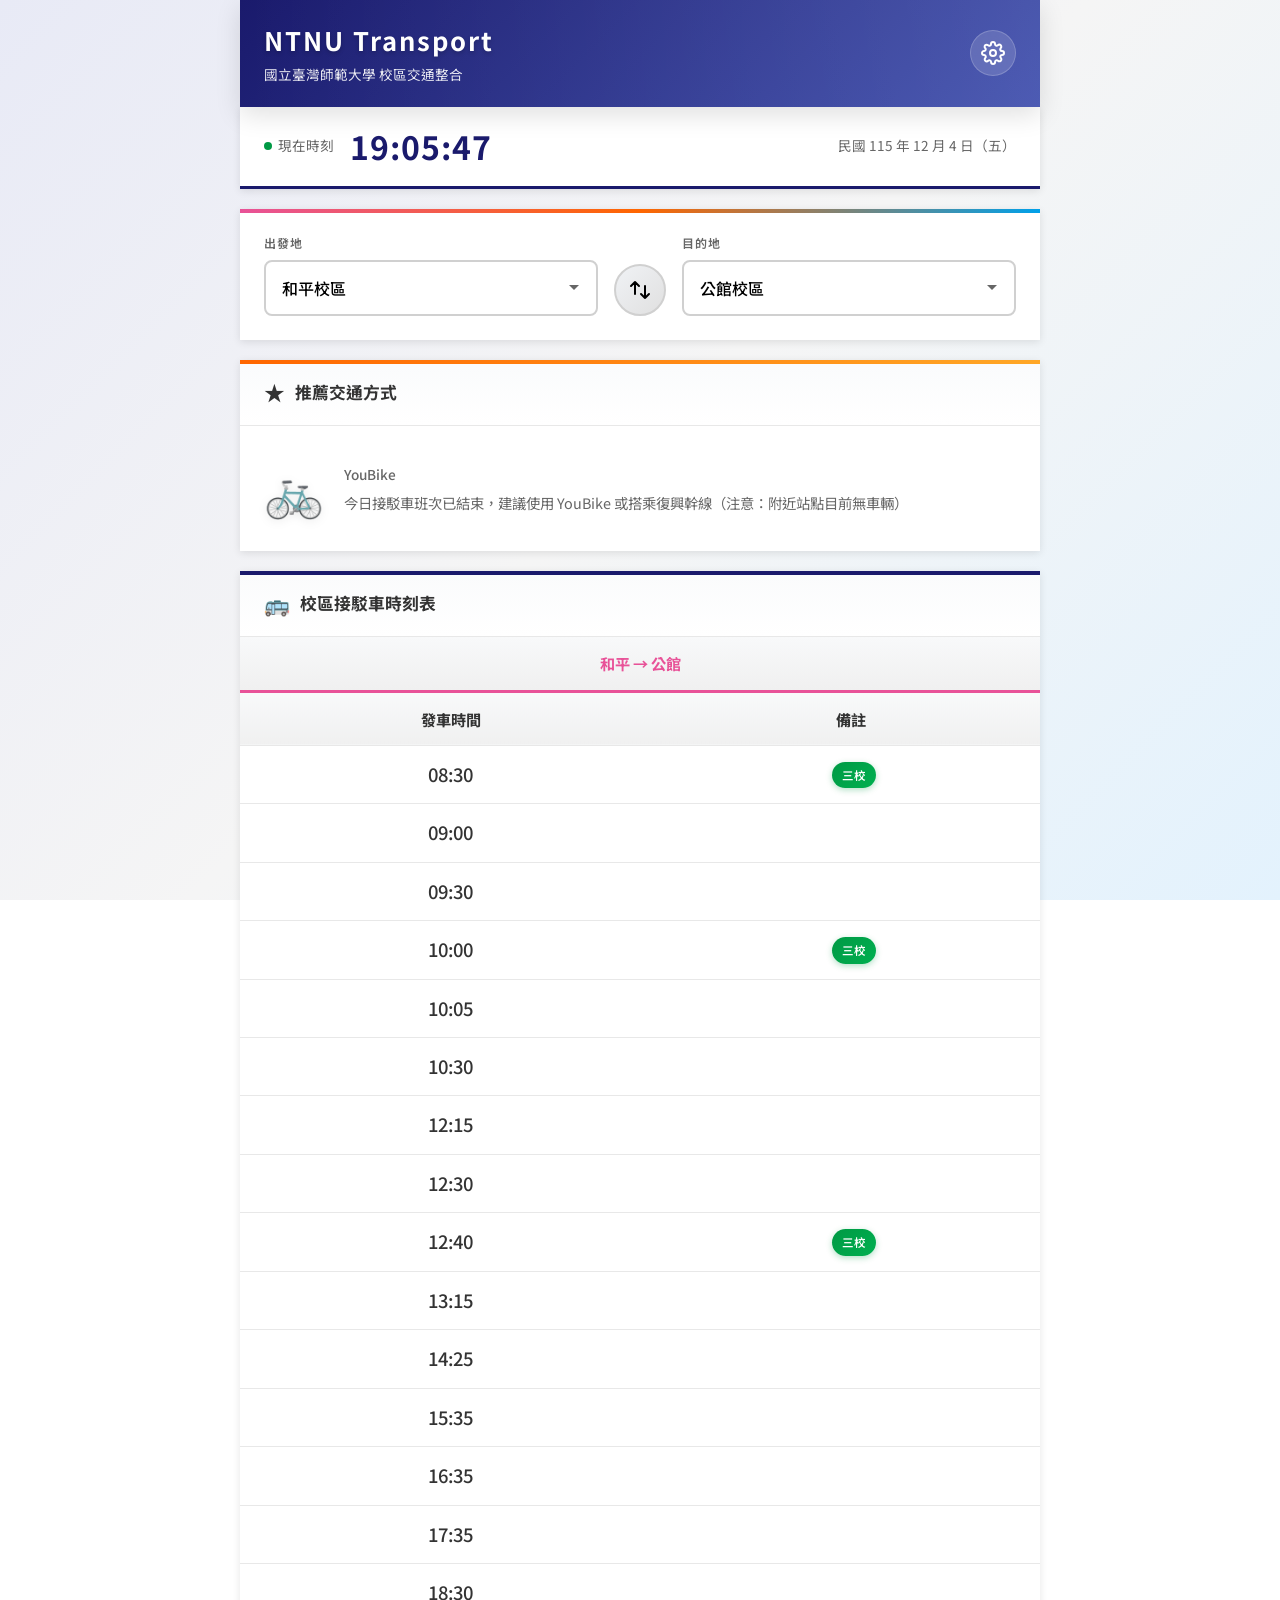
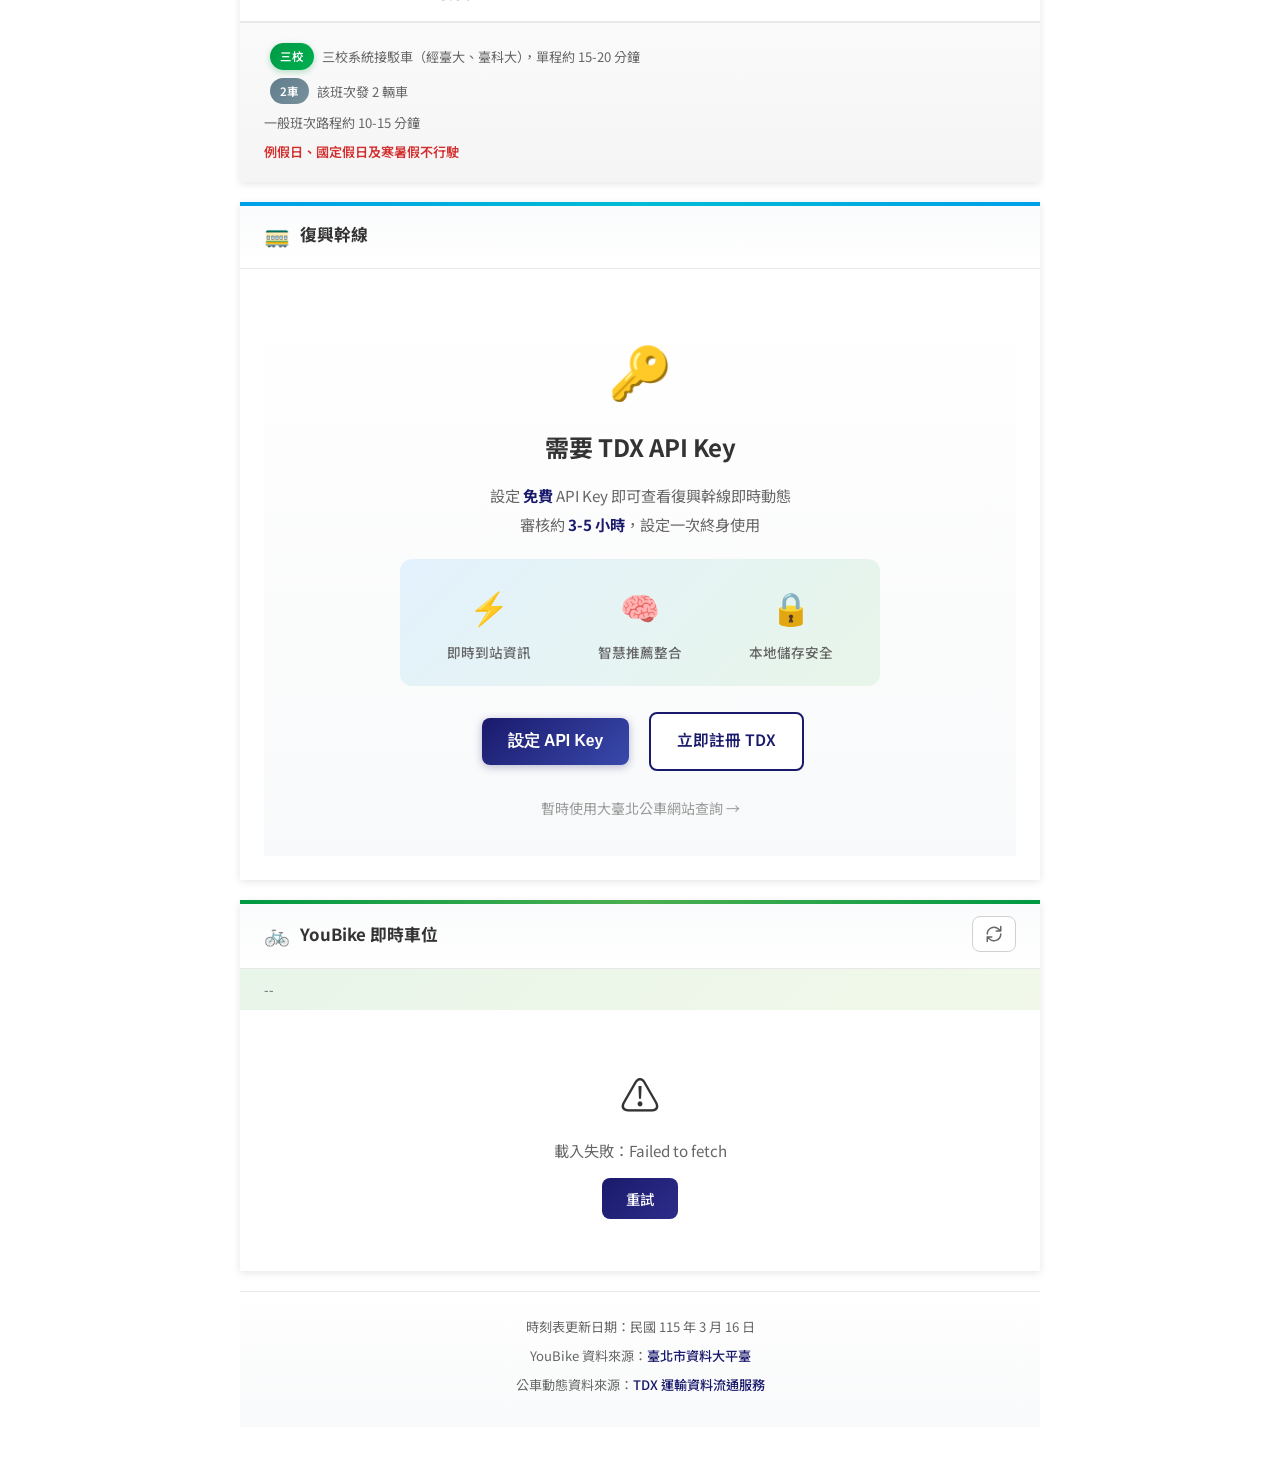
<file: index.html>
<!DOCTYPE html>
<html lang="zh-TW">
<head>
    <meta charset="UTF-8">
    <meta name="viewport" content="width=device-width, initial-scale=1.0">
    <title>NTNU Transport - 師大交通整合</title>
    
    <!-- PWA Meta Tags -->
    <meta name="description" content="台師大校園交通資訊 - 校車時刻表、復興幹線即時資訊、YouBike 站點查詢">
    <meta name="theme-color" content="#e94560">
    <meta name="apple-mobile-web-app-capable" content="yes">
    <meta name="apple-mobile-web-app-status-bar-style" content="black-translucent">
    <meta name="apple-mobile-web-app-title" content="師大交通">
    
    <!-- PWA Manifest -->
    <link rel="manifest" href="./manifest.json">
    
    <!-- PWA Icons -->
    <link rel="icon" type="image/svg+xml" href="./icons/icon.svg">
    <link rel="apple-touch-icon" href="./icons/icon.svg">
    
    <link rel="stylesheet" href="css/style.css">
    <link rel="preconnect" href="https://fonts.googleapis.com">
    <link rel="preconnect" href="https://fonts.gstatic.com" crossorigin>
    <link href="https://fonts.googleapis.com/css2?family=Noto+Sans+TC:wght@400;500;700&display=swap" rel="stylesheet">
</head>
<body>
    <div class="container">
        <!-- Header -->
        <header class="header">
            <div class="header-title">
                <h1>NTNU Transport</h1>
                <span class="header-subtitle">國立臺灣師範大學 校區交通整合</span>
            </div>
            <button class="settings-btn" id="settingsBtn" title="設定">
                <svg xmlns="http://www.w3.org/2000/svg" width="24" height="24" viewBox="0 0 24 24" fill="none" stroke="currentColor" stroke-width="2" stroke-linecap="round" stroke-linejoin="round">
                    <circle cx="12" cy="12" r="3"></circle>
                    <path d="M19.4 15a1.65 1.65 0 0 0 .33 1.82l.06.06a2 2 0 0 1 0 2.83 2 2 0 0 1-2.83 0l-.06-.06a1.65 1.65 0 0 0-1.82-.33 1.65 1.65 0 0 0-1 1.51V21a2 2 0 0 1-2 2 2 2 0 0 1-2-2v-.09A1.65 1.65 0 0 0 9 19.4a1.65 1.65 0 0 0-1.82.33l-.06.06a2 2 0 0 1-2.83 0 2 2 0 0 1 0-2.83l.06-.06a1.65 1.65 0 0 0 .33-1.82 1.65 1.65 0 0 0-1.51-1H3a2 2 0 0 1-2-2 2 2 0 0 1 2-2h.09A1.65 1.65 0 0 0 4.6 9a1.65 1.65 0 0 0-.33-1.82l-.06-.06a2 2 0 0 1 0-2.83 2 2 0 0 1 2.83 0l.06.06a1.65 1.65 0 0 0 1.82.33H9a1.65 1.65 0 0 0 1-1.51V3a2 2 0 0 1 2-2 2 2 0 0 1 2 2v.09a1.65 1.65 0 0 0 1 1.51 1.65 1.65 0 0 0 1.82-.33l.06-.06a2 2 0 0 1 2.83 0 2 2 0 0 1 0 2.83l-.06.06a1.65 1.65 0 0 0-.33 1.82V9a1.65 1.65 0 0 0 1.51 1H21a2 2 0 0 1 2 2 2 2 0 0 1-2 2h-.09a1.65 1.65 0 0 0-1.51 1z"></path>
                </svg>
            </button>
        </header>

        <!-- Current Time Display -->
        <div class="current-time-bar">
            <span class="current-time-label">現在時刻</span>
            <span class="current-time" id="currentTime">--:--:--</span>
            <span class="current-date" id="currentDate"></span>
        </div>

        <!-- Route Selector -->
        <section class="route-selector">
            <div class="route-selector-inner">
                <div class="station-select">
                    <label>出發地</label>
                    <select id="fromStation">
                        <option value="heping">和平校區</option>
                        <option value="gongguan">公館校區</option>
                    </select>
                </div>
                <button class="swap-btn" id="swapBtn" title="交換起訖">
                    <svg xmlns="http://www.w3.org/2000/svg" width="24" height="24" viewBox="0 0 24 24" fill="none" stroke="currentColor" stroke-width="2" stroke-linecap="round" stroke-linejoin="round">
                        <path d="M7 16V4m0 0L3 8m4-4l4 4M17 8v12m0 0l4-4m-4 4l-4-4"/>
                    </svg>
                </button>
                <div class="station-select">
                    <label>目的地</label>
                    <select id="toStation">
                        <option value="gongguan">公館校區</option>
                        <option value="heping">和平校區</option>
                        <option value="ntu">臺灣大學</option>
                        <option value="ntust">臺灣科技大學</option>
                    </select>
                </div>
            </div>
        </section>

        <!-- Recommendation Section -->
        <section class="recommendation-section" id="recommendationSection">
            <div class="section-header">
                <span class="section-icon">★</span>
                <h2>推薦交通方式</h2>
            </div>
            <div class="recommendation-card" id="recommendationCard">
                <div class="recommendation-loading">載入中...</div>
            </div>
        </section>

        <!-- Shuttle Schedule Section -->
        <section class="schedule-section">
            <div class="section-header">
                <span class="section-icon">🚌</span>
                <h2>校區接駁車時刻表</h2>
            </div>
            <div class="schedule-notice" id="scheduleNotice"></div>
            <div class="schedule-container">
                <div class="schedule-column" id="scheduleDisplay">
                    <!-- Schedule will be rendered here by JS -->
                </div>
            </div>
            <div class="schedule-notes">
                <p><span class="note-badge sanxiao">三校</span> 三校系統接駁車（經臺大、臺科大），單程約 15-20 分鐘</p>
                <p><span class="note-badge multi-bus">2車</span> 該班次發 2 輛車</p>
                <p>一般班次路程約 10-15 分鐘</p>
                <p class="note-warning">例假日、國定假日及寒暑假不行駛</p>
            </div>
        </section>

        <!-- Fuxing Line Section -->
        <section class="bus-section" id="fuxingSection">
            <div class="section-header">
                <span class="section-icon">🚃</span>
                <h2>復興幹線</h2>
            </div>
            <div class="bus-container" id="fuxingContainer">
                <!-- 無 API Key 狀態 -->
                <div class="bus-no-key" id="fuxingNoKey">
                    <div class="no-key-content">
                        <div class="no-key-icon">🔑</div>
                        <h3>需要 TDX API Key</h3>
                        <p class="no-key-desc">
                            設定 <strong>免費</strong> API Key 即可查看復興幹線即時動態<br>
                            審核約 <strong>3-5 小時</strong>，設定一次終身使用
                        </p>
                        <div class="no-key-benefits">
                            <div class="benefit-item">
                                <span class="benefit-icon">⚡</span>
                                <span>即時到站資訊</span>
                            </div>
                            <div class="benefit-item">
                                <span class="benefit-icon">🧠</span>
                                <span>智慧推薦整合</span>
                            </div>
                            <div class="benefit-item">
                                <span class="benefit-icon">🔒</span>
                                <span>本地儲存安全</span>
                            </div>
                        </div>
                        <div class="no-key-actions">
                            <button class="btn-setup-key" id="setupKeyBtn">設定 API Key</button>
                            <a href="https://tdx.transportdata.tw/register" target="_blank" class="btn-register">
                                立即註冊 TDX
                            </a>
                        </div>
                        <a href="https://ebus.gov.taipei/Route/StopsOfRoute?routeid=0161000900" target="_blank" class="btn-external-link">
                            暫時使用大臺北公車網站查詢 →
                        </a>
                    </div>
                </div>
                
                <!-- 捷運風格即時顯示 -->
                <div class="metro-line-container" id="fuxingRealtime" style="display: none;">
                    <div class="metro-line-header">
                        <span class="metro-route-badge">復興幹線</span>
                        <span class="metro-direction" id="fuxingDirection">--</span>
                    </div>
                    <div class="metro-stations" id="fuxingStations">
                        <!-- 站點會由 JS 動態渲染 -->
                    </div>
                    <div class="metro-line-footer">
                        <span class="metro-update-hint">每 60 秒自動更新</span>
                    </div>
                </div>
            </div>
        </section>

        <!-- YouBike Section -->
        <section class="youbike-section">
            <div class="section-header">
                <span class="section-icon">🚲</span>
                <h2>YouBike 即時車位</h2>
                <button class="refresh-btn" id="refreshYoubikeBtn" title="重新整理">
                    <svg xmlns="http://www.w3.org/2000/svg" width="18" height="18" viewBox="0 0 24 24" fill="none" stroke="currentColor" stroke-width="2" stroke-linecap="round" stroke-linejoin="round">
                        <path d="M21 2v6h-6M3 12a9 9 0 0 1 15-6.7L21 8M3 22v-6h6M21 12a9 9 0 0 1-15 6.7L3 16"/>
                    </svg>
                </button>
            </div>
            <div class="youbike-update-time">
                <span id="youbikeUpdateTime">--</span>
            </div>
            <div class="youbike-container" id="youbikeContainer">
                <!-- YouBike stations will be rendered here -->
                <div class="youbike-loading">載入中...</div>
            </div>
        </section>

        <!-- Footer -->
        <footer class="footer">
            <p>時刻表更新日期：民國 115 年 3 月 16 日</p>
            <p>YouBike 資料來源：<a href="https://data.taipei/" target="_blank">臺北市資料大平臺</a></p>
            <p>公車動態資料來源：<a href="https://tdx.transportdata.tw/" target="_blank">TDX 運輸資料流通服務</a></p>
        </footer>
    </div>

    <!-- Settings Modal -->
    <div class="modal-overlay" id="settingsModal">
        <div class="modal">
            <div class="modal-header">
                <h3>設定</h3>
                <button class="modal-close" id="closeSettingsBtn">&times;</button>
            </div>
            <div class="modal-body">
                <div class="setting-group">
                    <h4>TDX API 設定</h4>
                    <p class="setting-desc">
                        設定 TDX API Key 以啟用復興幹線即時動態功能。
                        <a href="https://tdx.transportdata.tw/register" target="_blank">申請 API Key</a>
                    </p>
                    <div class="input-group">
                        <label for="tdxClientId">Client ID</label>
                        <input type="text" id="tdxClientId" placeholder="輸入 Client ID">
                    </div>
                    <div class="input-group">
                        <label for="tdxClientSecret">Client Secret</label>
                        <input type="password" id="tdxClientSecret" placeholder="輸入 Client Secret">
                    </div>
                    <p class="setting-note">API Key 儲存於瀏覽器本地，不會傳送至任何伺服器。</p>
                </div>
            </div>
            <div class="modal-footer">
                <button class="btn-secondary" id="clearKeyBtn">清除 Key</button>
                <button class="btn-primary" id="saveSettingsBtn">儲存</button>
            </div>
        </div>
    </div>

    <script src="js/schedule.js"></script>
    <script src="js/youbike.js"></script>
    <script src="js/tdx.js"></script>
    <script src="js/app.js"></script>
    
    <!-- Service Worker Registration -->
    <script>
        if ('serviceWorker' in navigator) {
            window.addEventListener('load', () => {
                navigator.serviceWorker.register('./sw.js', {
                    scope: './'
                })
                    .then((registration) => {
                        console.log('SW registered:', registration.scope);
                        
                        // Check for updates
                        registration.addEventListener('updatefound', () => {
                            const newWorker = registration.installing;
                            newWorker.addEventListener('statechange', () => {
                                if (newWorker.state === 'installed' && navigator.serviceWorker.controller) {
                                    // New version available
                                    if (typeof showNotification === 'function') {
                                        showNotification('有新版本可用，請重新整理頁面', 'info');
                                    }
                                }
                            });
                        });
                    })
                    .catch((error) => {
                        console.error('SW registration failed:', error);
                    });
            });
        }
    </script>
</body>
</html>
</file>
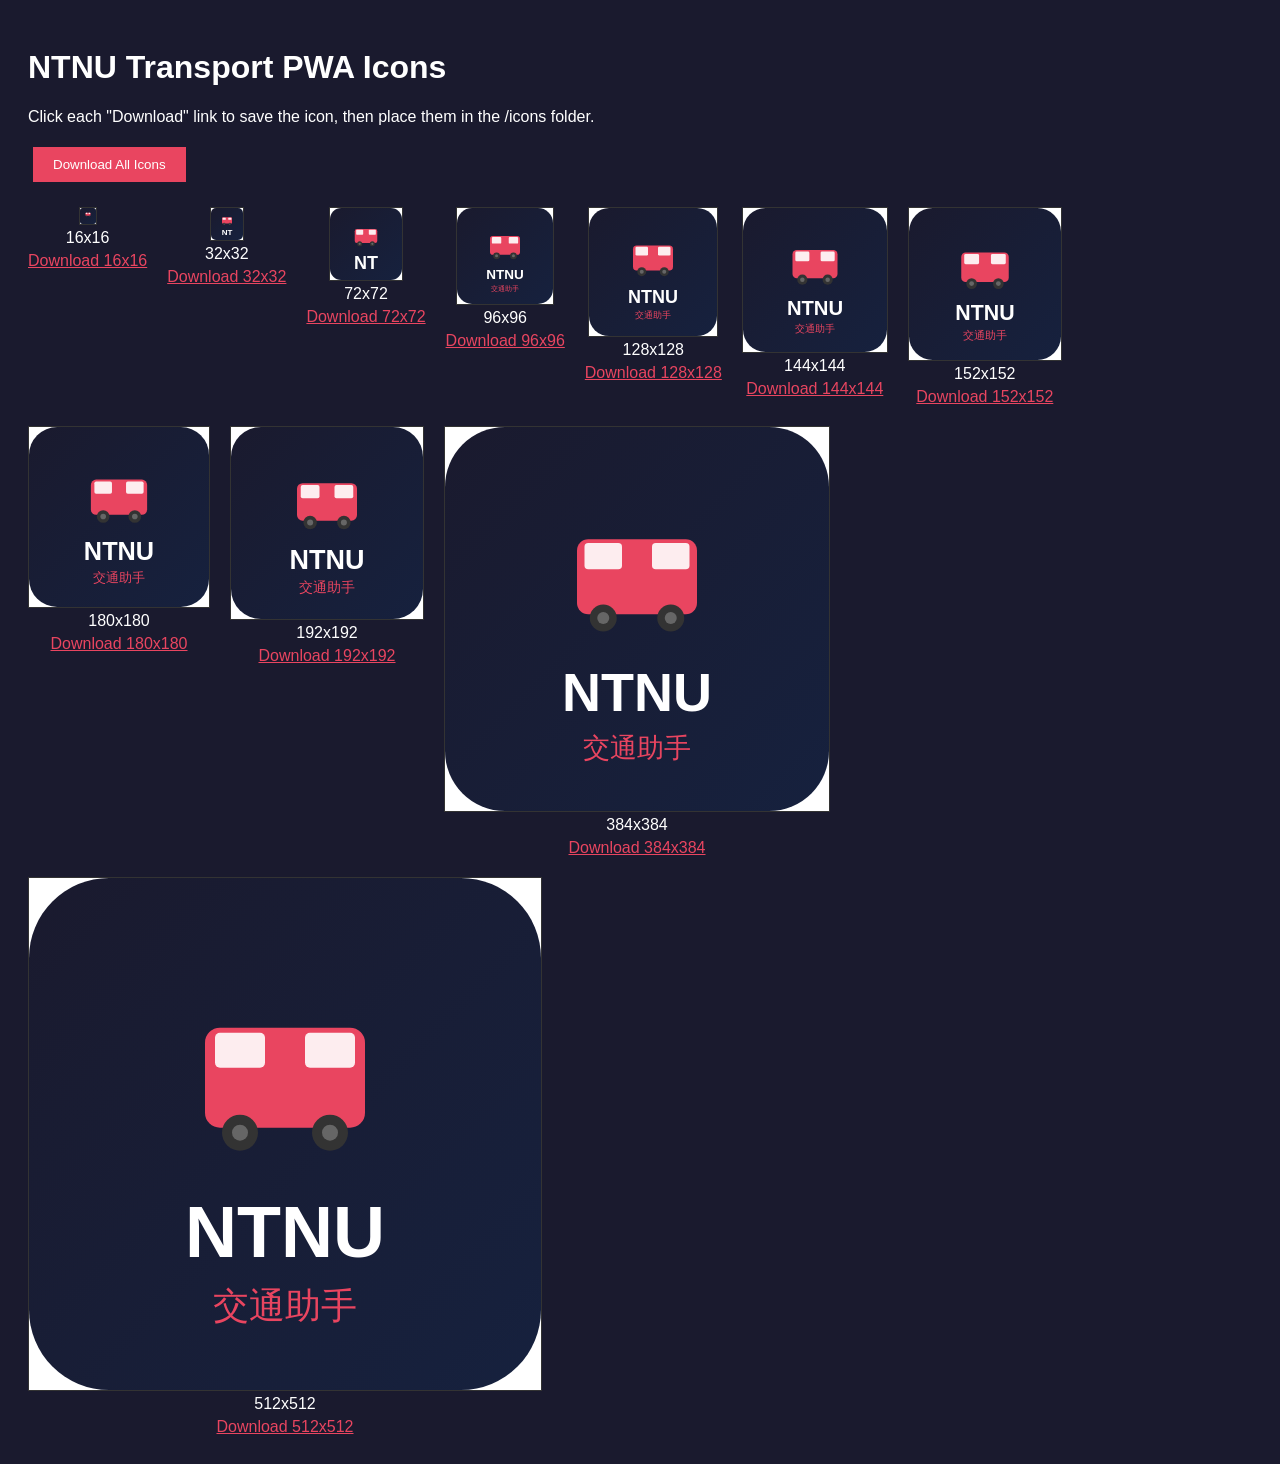
<file: icons/generate-icons.html>
<!DOCTYPE html>
<html>
<head>
    <title>PWA Icon Generator</title>
    <style>
        body { font-family: sans-serif; padding: 20px; background: #1a1a2e; color: #fff; }
        .icons { display: flex; flex-wrap: wrap; gap: 20px; margin-top: 20px; }
        .icon-item { text-align: center; }
        canvas { border: 1px solid #333; background: #fff; }
        a { color: #e94560; display: block; margin-top: 5px; }
        button { background: #e94560; color: #fff; border: none; padding: 10px 20px; cursor: pointer; margin: 5px; }
    </style>
</head>
<body>
    <h1>NTNU Transport PWA Icons</h1>
    <p>Click each "Download" link to save the icon, then place them in the /icons folder.</p>
    <button onclick="downloadAll()">Download All Icons</button>
    <div class="icons" id="iconsContainer"></div>

    <script>
        const sizes = [16, 32, 72, 96, 128, 144, 152, 180, 192, 384, 512];
        
        function drawIcon(ctx, size) {
            const scale = size / 512;
            
            // Background gradient
            const gradient = ctx.createLinearGradient(0, 0, size, size);
            gradient.addColorStop(0, '#1a1a2e');
            gradient.addColorStop(1, '#16213e');
            
            // Rounded rectangle background
            const radius = 80 * scale;
            ctx.beginPath();
            ctx.roundRect(0, 0, size, size, radius);
            ctx.fillStyle = gradient;
            ctx.fill();
            
            // Bus body
            const busX = size / 2;
            const busY = size * 0.39;
            const busW = 160 * scale;
            const busH = 100 * scale;
            const busR = 15 * scale;
            
            ctx.beginPath();
            ctx.roundRect(busX - busW/2, busY - busH/2, busW, busH, busR);
            ctx.fillStyle = '#e94560';
            ctx.fill();
            
            // Windows
            ctx.fillStyle = 'rgba(255,255,255,0.9)';
            const winW = 50 * scale;
            const winH = 35 * scale;
            const winR = 5 * scale;
            ctx.beginPath();
            ctx.roundRect(busX - 70*scale, busY - 45*scale, winW, winH, winR);
            ctx.fill();
            ctx.beginPath();
            ctx.roundRect(busX + 20*scale, busY - 45*scale, winW, winH, winR);
            ctx.fill();
            
            // Wheels
            const wheelY = busY + 55*scale;
            ctx.fillStyle = '#333';
            ctx.beginPath();
            ctx.arc(busX - 45*scale, wheelY, 18*scale, 0, Math.PI * 2);
            ctx.fill();
            ctx.beginPath();
            ctx.arc(busX + 45*scale, wheelY, 18*scale, 0, Math.PI * 2);
            ctx.fill();
            ctx.fillStyle = '#666';
            ctx.beginPath();
            ctx.arc(busX - 45*scale, wheelY, 8*scale, 0, Math.PI * 2);
            ctx.fill();
            ctx.beginPath();
            ctx.arc(busX + 45*scale, wheelY, 8*scale, 0, Math.PI * 2);
            ctx.fill();
            
            // Text (only for larger icons)
            if (size >= 96) {
                ctx.fillStyle = '#fff';
                ctx.font = `bold ${72*scale}px Arial, sans-serif`;
                ctx.textAlign = 'center';
                ctx.fillText('NTNU', size/2, size * 0.74);
                
                ctx.fillStyle = '#e94560';
                ctx.font = `${36*scale}px Arial, sans-serif`;
                ctx.fillText('交通助手', size/2, size * 0.86);
            } else if (size >= 32) {
                // Simplified text for small icons
                ctx.fillStyle = '#fff';
                ctx.font = `bold ${size * 0.25}px Arial, sans-serif`;
                ctx.textAlign = 'center';
                ctx.fillText('NT', size/2, size * 0.85);
            }
        }
        
        function generateIcons() {
            const container = document.getElementById('iconsContainer');
            
            sizes.forEach(size => {
                const div = document.createElement('div');
                div.className = 'icon-item';
                
                const canvas = document.createElement('canvas');
                canvas.width = size;
                canvas.height = size;
                canvas.id = `icon-${size}`;
                
                const ctx = canvas.getContext('2d');
                drawIcon(ctx, size);
                
                const link = document.createElement('a');
                link.href = canvas.toDataURL('image/png');
                link.download = `icon-${size}.png`;
                link.textContent = `Download ${size}x${size}`;
                
                div.appendChild(canvas);
                div.appendChild(document.createElement('br'));
                div.appendChild(document.createTextNode(`${size}x${size}`));
                div.appendChild(link);
                
                container.appendChild(div);
            });
        }
        
        function downloadAll() {
            sizes.forEach((size, index) => {
                setTimeout(() => {
                    const canvas = document.getElementById(`icon-${size}`);
                    const link = document.createElement('a');
                    link.href = canvas.toDataURL('image/png');
                    link.download = `icon-${size}.png`;
                    link.click();
                }, index * 200);
            });
        }
        
        generateIcons();
    </script>
</body>
</html>
</file>
<file: css/style.css>
/* ===== Base Styles ===== */
:root {
    /* JR-inspired color palette */
    --color-primary: #1a1a6c;
    --color-primary-light: #2d2d8a;
    --color-heping: #e85298;
    --color-gongguan: #00a0e9;
    --color-sanxiao: #009944;
    --color-ntu: #8B4513;
    --color-ntust: #6a1b9a;
    --color-warning: #ff6600;
    --color-danger: #d32f2f;
    
    --color-bg: #f0f2f5;
    --color-white: #ffffff;
    --color-text: #333333;
    --color-text-light: #666666;
    --color-text-muted: #999999;
    --color-border: #d0d0d0;
    --color-border-light: #e8e8e8;
    
    --font-family: 'Noto Sans TC', -apple-system, BlinkMacSystemFont, 'Segoe UI', sans-serif;
    --shadow-sm: 0 1px 3px rgba(0, 0, 0, 0.08);
    --shadow: 0 2px 8px rgba(0, 0, 0, 0.1);
    --shadow-lg: 0 8px 24px rgba(0, 0, 0, 0.12);
    --shadow-hover: 0 4px 16px rgba(0, 0, 0, 0.15);
    --radius: 8px;
    --radius-lg: 12px;
    
    /* Animation timings */
    --transition-fast: 0.15s ease;
    --transition-normal: 0.25s ease;
    --transition-slow: 0.4s ease;
    --transition-bounce: 0.5s cubic-bezier(0.34, 1.56, 0.64, 1);
}

* {
    margin: 0;
    padding: 0;
    box-sizing: border-box;
}

html {
    scroll-behavior: smooth;
}

body {
    font-family: var(--font-family);
    background: linear-gradient(135deg, #e8eaf6 0%, #f5f5f5 50%, #e3f2fd 100%);
    background-attachment: fixed;
    color: var(--color-text);
    line-height: 1.6;
    min-height: 100vh;
}

.container {
    max-width: 800px;
    margin: 0 auto;
    padding: 0 16px 32px;
}

/* ===== Animations ===== */
@keyframes fadeInUp {
    from {
        opacity: 0;
        transform: translateY(20px);
    }
    to {
        opacity: 1;
        transform: translateY(0);
    }
}

@keyframes fadeIn {
    from { opacity: 0; }
    to { opacity: 1; }
}

@keyframes slideInLeft {
    from {
        opacity: 0;
        transform: translateX(-20px);
    }
    to {
        opacity: 1;
        transform: translateX(0);
    }
}

@keyframes slideInRight {
    from {
        opacity: 0;
        transform: translateX(20px);
    }
    to {
        opacity: 1;
        transform: translateX(0);
    }
}

@keyframes pulse {
    0%, 100% { transform: scale(1); }
    50% { transform: scale(1.05); }
}

@keyframes pulseGlow {
    0%, 100% { 
        box-shadow: 0 0 0 0 rgba(255, 102, 0, 0.4);
    }
    50% { 
        box-shadow: 0 0 0 10px rgba(255, 102, 0, 0);
    }
}

@keyframes shimmer {
    0% { background-position: -200% 0; }
    100% { background-position: 200% 0; }
}

@keyframes bounce {
    0%, 100% { transform: translateY(0); }
    50% { transform: translateY(-5px); }
}

@keyframes spin {
    from { transform: rotate(0deg); }
    to { transform: rotate(360deg); }
}

@keyframes countdownPulse {
    0%, 100% { 
        opacity: 1;
        transform: scale(1);
    }
    50% { 
        opacity: 0.7;
        transform: scale(1.02);
    }
}

@keyframes blinkDot {
    0%, 100% { opacity: 1; }
    50% { opacity: 0.3; }
}

/* ===== Header ===== */
.header {
    background: linear-gradient(135deg, var(--color-primary) 0%, #3949ab 100%);
    color: var(--color-white);
    padding: 20px 24px;
    display: flex;
    justify-content: space-between;
    align-items: center;
    margin: 0 -16px;
    box-shadow: var(--shadow-lg);
    position: relative;
    overflow: hidden;
}

.header::before {
    content: '';
    position: absolute;
    top: 0;
    left: 0;
    right: 0;
    bottom: 0;
    background: linear-gradient(90deg, transparent, rgba(255,255,255,0.1), transparent);
    animation: shimmer 3s infinite;
    background-size: 200% 100%;
}

.header-title {
    position: relative;
    z-index: 1;
}

.header-title h1 {
    font-size: 1.6rem;
    font-weight: 700;
    letter-spacing: 2px;
    text-shadow: 0 2px 4px rgba(0,0,0,0.2);
}

.header-subtitle {
    font-size: 0.85rem;
    opacity: 0.9;
    margin-top: 2px;
}

.settings-btn {
    background: rgba(255, 255, 255, 0.15);
    backdrop-filter: blur(10px);
    border: 1px solid rgba(255,255,255,0.2);
    color: var(--color-white);
    width: 46px;
    height: 46px;
    border-radius: 50%;
    cursor: pointer;
    display: flex;
    align-items: center;
    justify-content: center;
    transition: all var(--transition-normal);
    position: relative;
    z-index: 1;
}

.settings-btn:hover {
    background: rgba(255, 255, 255, 0.25);
    transform: rotate(45deg) scale(1.1);
}

.settings-btn:active {
    transform: rotate(45deg) scale(0.95);
}

/* ===== Current Time Bar ===== */
.current-time-bar {
    background: var(--color-white);
    border-bottom: 3px solid var(--color-primary);
    padding: 14px 24px;
    display: flex;
    align-items: center;
    gap: 16px;
    margin: 0 -16px;
    box-shadow: var(--shadow);
    animation: fadeIn 0.5s ease;
}

.current-time-label {
    font-size: 0.85rem;
    color: var(--color-text-light);
    display: flex;
    align-items: center;
    gap: 6px;
}

.current-time-label::before {
    content: '';
    width: 8px;
    height: 8px;
    background: var(--color-sanxiao);
    border-radius: 50%;
    animation: blinkDot 1s infinite;
}

.current-time {
    font-size: 2rem;
    font-weight: 700;
    font-variant-numeric: tabular-nums;
    color: var(--color-primary);
    letter-spacing: 1px;
}

.current-date {
    font-size: 0.85rem;
    color: var(--color-text-light);
    margin-left: auto;
}

/* ===== Route Selector ===== */
.route-selector {
    background: var(--color-white);
    margin: 20px -16px;
    padding: 24px;
    border-radius: 0;
    box-shadow: var(--shadow);
    position: relative;
    animation: fadeInUp 0.5s ease 0.1s both;
}

.route-selector::before {
    content: '';
    position: absolute;
    top: 0;
    left: 0;
    right: 0;
    height: 4px;
    background: linear-gradient(90deg, var(--color-heping), var(--color-warning), var(--color-gongguan));
}

.route-selector-inner {
    display: flex;
    align-items: flex-end;
    gap: 16px;
}

.station-select {
    flex: 1;
}

.station-select label {
    display: block;
    font-size: 0.75rem;
    color: var(--color-text-light);
    margin-bottom: 8px;
    font-weight: 600;
    text-transform: uppercase;
    letter-spacing: 1px;
}

.station-select select {
    width: 100%;
    padding: 14px 16px;
    font-size: 1rem;
    font-family: var(--font-family);
    font-weight: 500;
    border: 2px solid var(--color-border);
    border-radius: var(--radius);
    background: var(--color-white);
    cursor: pointer;
    transition: all var(--transition-normal);
    appearance: none;
    background-image: url("data:image/svg+xml,%3Csvg xmlns='http://www.w3.org/2000/svg' width='12' height='12' viewBox='0 0 12 12'%3E%3Cpath fill='%23666' d='M6 8L1 3h10z'/%3E%3C/svg%3E");
    background-repeat: no-repeat;
    background-position: right 16px center;
}

.station-select select:hover {
    border-color: var(--color-primary);
}

.station-select select:focus {
    outline: none;
    border-color: var(--color-primary);
    box-shadow: 0 0 0 3px rgba(26, 26, 108, 0.1);
}

.swap-btn {
    background: linear-gradient(135deg, var(--color-bg) 0%, #e0e0e0 100%);
    border: 2px solid var(--color-border);
    width: 52px;
    height: 52px;
    border-radius: 50%;
    cursor: pointer;
    display: flex;
    align-items: center;
    justify-content: center;
    transition: all var(--transition-bounce);
    flex-shrink: 0;
}

.swap-btn:hover {
    background: linear-gradient(135deg, var(--color-primary) 0%, var(--color-primary-light) 100%);
    border-color: var(--color-primary);
    color: var(--color-white);
    transform: rotate(180deg) scale(1.1);
    box-shadow: var(--shadow-hover);
}

.swap-btn:active {
    transform: rotate(180deg) scale(0.95);
}

/* ===== Section Common Styles ===== */
section {
    background: var(--color-white);
    margin: 20px -16px;
    box-shadow: var(--shadow);
    border-radius: 0;
    overflow: hidden;
    animation: fadeInUp 0.5s ease both;
}

section:nth-child(3) { animation-delay: 0.15s; }
section:nth-child(4) { animation-delay: 0.2s; }
section:nth-child(5) { animation-delay: 0.25s; }
section:nth-child(6) { animation-delay: 0.3s; }

.section-header {
    display: flex;
    align-items: center;
    gap: 10px;
    padding: 16px 24px;
    border-bottom: 1px solid var(--color-border-light);
    background: linear-gradient(to bottom, #fafbfc, var(--color-white));
}

.section-icon {
    font-size: 1.3rem;
    animation: bounce 2s infinite;
}

.section-header h2 {
    font-size: 1.05rem;
    font-weight: 700;
    color: var(--color-text);
}

.refresh-btn {
    margin-left: auto;
    background: var(--color-white);
    border: 1px solid var(--color-border);
    border-radius: var(--radius);
    padding: 8px 12px;
    cursor: pointer;
    color: var(--color-text-light);
    transition: all var(--transition-normal);
    display: flex;
    align-items: center;
    justify-content: center;
}

.refresh-btn:hover {
    background: var(--color-primary);
    border-color: var(--color-primary);
    color: var(--color-white);
    transform: scale(1.05);
}

.refresh-btn:active {
    transform: scale(0.95);
}

.refresh-btn.loading svg {
    animation: spin 1s linear infinite;
}

/* ===== Recommendation Section ===== */
.recommendation-section {
    position: relative;
    overflow: visible;
}

.recommendation-section::before {
    content: '';
    position: absolute;
    top: 0;
    left: 0;
    right: 0;
    height: 4px;
    background: linear-gradient(90deg, var(--color-warning), #ffa726, var(--color-warning));
    background-size: 200% 100%;
    animation: shimmer 2s infinite;
}

.recommendation-card {
    padding: 24px;
    min-height: 100px;
}

.recommendation-loading {
    text-align: center;
    color: var(--color-text-light);
    padding: 20px;
}

.recommendation-content {
    display: flex;
    align-items: center;
    gap: 20px;
    animation: fadeIn 0.3s ease;
}

.recommendation-icon {
    font-size: 3rem;
    flex-shrink: 0;
    animation: bounce 2s infinite;
    filter: drop-shadow(0 2px 4px rgba(0,0,0,0.1));
}

.recommendation-info {
    flex: 1;
}

.recommendation-type {
    font-size: 0.85rem;
    color: var(--color-text-light);
    margin-bottom: 4px;
    font-weight: 500;
}

.recommendation-time {
    font-size: 2rem;
    font-weight: 700;
    color: var(--color-primary);
    display: flex;
    align-items: baseline;
    gap: 8px;
}

.recommendation-time .time-value {
    color: var(--color-warning);
    text-shadow: 0 1px 2px rgba(0,0,0,0.1);
}

.recommendation-desc {
    font-size: 0.9rem;
    color: var(--color-text-light);
    margin-top: 6px;
    line-height: 1.5;
}

.recommendation-countdown {
    text-align: right;
    flex-shrink: 0;
    padding: 16px 20px;
    background: linear-gradient(135deg, #fff8e1, #fff3e0);
    border-radius: var(--radius-lg);
    min-width: 120px;
}

.countdown-label {
    font-size: 0.75rem;
    color: var(--color-text-light);
    text-transform: uppercase;
    letter-spacing: 1px;
    margin-bottom: 4px;
}

.countdown-value {
    font-size: 1.6rem;
    font-weight: 700;
    color: var(--color-warning);
}

.countdown-value.imminent {
    color: var(--color-danger);
    animation: countdownPulse 1s infinite;
}

/* ===== Schedule Section ===== */
.schedule-section {
    position: relative;
}

.schedule-section::before {
    content: '';
    position: absolute;
    top: 0;
    left: 0;
    right: 0;
    height: 4px;
    background: var(--color-primary);
}

.schedule-notice {
    padding: 12px 24px;
    background: linear-gradient(135deg, #fff3cd, #fff8e1);
    color: #856404;
    font-size: 0.9rem;
    display: none;
    animation: slideInLeft 0.3s ease;
}

.schedule-notice.show {
    display: block;
}

.schedule-container {
    padding: 0;
}

.schedule-column {
    display: flex;
    flex-direction: column;
}

/* Schedule Table Styles */
.schedule-table {
    width: 100%;
    border-collapse: collapse;
}

.schedule-table th,
.schedule-table td {
    padding: 14px 20px;
    text-align: center;
    border-bottom: 1px solid var(--color-border-light);
    transition: all var(--transition-fast);
}

.schedule-table th {
    background: linear-gradient(to bottom, #f8f9fa, #f0f0f0);
    font-weight: 700;
    font-size: 0.95rem;
    position: sticky;
    top: 0;
}

.schedule-table th.direction-heping {
    color: var(--color-heping);
    border-bottom: 3px solid var(--color-heping);
}

.schedule-table th.direction-gongguan {
    color: var(--color-gongguan);
    border-bottom: 3px solid var(--color-gongguan);
}

.schedule-table tbody tr {
    transition: all var(--transition-fast);
    cursor: default;
}

.schedule-table tbody tr:hover {
    background: linear-gradient(90deg, rgba(26, 26, 108, 0.03), rgba(26, 26, 108, 0.05), rgba(26, 26, 108, 0.03));
    transform: scale(1.01);
}

.schedule-table tr.next-bus {
    background: linear-gradient(90deg, #fff8e1, #fff3cd, #fff8e1) !important;
    position: relative;
    animation: pulseGlow 2s infinite;
}

.schedule-table tr.next-bus td {
    font-weight: 700;
}

.schedule-table tr.past-bus {
    opacity: 0.4;
}

.schedule-table tr.past-bus:hover {
    opacity: 0.6;
}

.time-cell {
    display: flex;
    align-items: center;
    justify-content: center;
    gap: 10px;
}

.time-value {
    font-size: 1.15rem;
    font-variant-numeric: tabular-nums;
    font-weight: 500;
}

.next-indicator {
    background: linear-gradient(135deg, var(--color-warning), #ff8c00);
    color: white;
    font-size: 0.7rem;
    padding: 4px 10px;
    border-radius: 20px;
    font-weight: 700;
    text-transform: uppercase;
    letter-spacing: 0.5px;
    animation: pulse 1.5s infinite;
    box-shadow: 0 2px 8px rgba(255, 102, 0, 0.3);
}

/* Note badges */
.note-badge {
    display: inline-flex;
    align-items: center;
    font-size: 0.72rem;
    padding: 4px 10px;
    border-radius: 20px;
    font-weight: 600;
    margin-left: 6px;
    transition: all var(--transition-fast);
}

.note-badge.sanxiao {
    background: linear-gradient(135deg, var(--color-sanxiao), #00b050);
    color: white;
    box-shadow: 0 2px 6px rgba(0, 153, 68, 0.3);
}

.note-badge.multi-bus {
    background: linear-gradient(135deg, #607d8b, #78909c);
    color: white;
}

.schedule-table tr:hover .note-badge {
    transform: scale(1.1);
}

/* Schedule Notes */
.schedule-notes {
    padding: 20px 24px;
    background: linear-gradient(to bottom, #fafafa, #f5f5f5);
    border-top: 1px solid var(--color-border-light);
    font-size: 0.82rem;
    color: var(--color-text-light);
}

.schedule-notes p {
    margin-bottom: 8px;
    display: flex;
    align-items: center;
    gap: 8px;
}

.schedule-notes p:last-child {
    margin-bottom: 0;
}

.note-warning {
    color: var(--color-danger);
    font-weight: 600;
}

/* ===== Bus Section (Fuxing Line) ===== */
.bus-section {
    position: relative;
}

.bus-section::before {
    content: '';
    position: absolute;
    top: 0;
    left: 0;
    right: 0;
    height: 4px;
    background: linear-gradient(90deg, #00a0e9, #00bcd4, #00a0e9);
}

.bus-container {
    padding: 24px;
}

.bus-no-key {
    text-align: center;
    color: var(--color-text-light);
    padding: 20px 0;
}

.bus-no-key p {
    margin-bottom: 20px;
    font-size: 0.95rem;
}

.btn-setup-key,
.btn-external {
    display: inline-flex;
    align-items: center;
    gap: 8px;
    padding: 12px 24px;
    border-radius: var(--radius);
    font-size: 0.9rem;
    font-weight: 500;
    text-decoration: none;
    margin: 6px;
    cursor: pointer;
    transition: all var(--transition-normal);
}

.btn-setup-key {
    background: linear-gradient(135deg, var(--color-primary) 0%, var(--color-primary-light) 100%);
    color: white;
    border: none;
    box-shadow: 0 2px 8px rgba(26, 26, 108, 0.3);
}

.btn-setup-key:hover {
    transform: translateY(-2px);
    box-shadow: 0 4px 16px rgba(26, 26, 108, 0.4);
}

.btn-external {
    background: white;
    color: var(--color-primary);
    border: 2px solid var(--color-primary);
}

.btn-external:hover {
    background: var(--color-primary);
    color: white;
    transform: translateY(-2px);
}

/* Bus realtime display */
.bus-realtime {
    display: flex;
    flex-direction: column;
    gap: 12px;
}

.bus-stop-item {
    display: flex;
    align-items: center;
    padding: 16px;
    background: linear-gradient(135deg, #f8f9fa, #fff);
    border-radius: var(--radius);
    border-left: 4px solid #00a0e9;
    transition: all var(--transition-normal);
    animation: slideInLeft 0.3s ease both;
}

.bus-stop-item:nth-child(1) { animation-delay: 0.05s; }
.bus-stop-item:nth-child(2) { animation-delay: 0.1s; }
.bus-stop-item:nth-child(3) { animation-delay: 0.15s; }
.bus-stop-item:nth-child(4) { animation-delay: 0.2s; }
.bus-stop-item:nth-child(5) { animation-delay: 0.25s; }

.bus-stop-item:hover {
    transform: translateX(8px);
    box-shadow: var(--shadow);
}

.bus-stop-name {
    flex: 1;
    font-weight: 500;
}

.bus-eta {
    font-weight: 700;
    color: var(--color-primary);
    font-size: 1.1rem;
}

.bus-eta.arriving {
    color: var(--color-danger);
    animation: pulse 1s infinite;
}

/* ===== YouBike Section ===== */
.youbike-section {
    position: relative;
}

.youbike-section::before {
    content: '';
    position: absolute;
    top: 0;
    left: 0;
    right: 0;
    height: 4px;
    background: linear-gradient(90deg, var(--color-sanxiao), #4caf50, var(--color-sanxiao));
}

.youbike-update-time {
    padding: 10px 24px;
    background: linear-gradient(135deg, #e8f5e9, #f1f8e9);
    font-size: 0.82rem;
    color: var(--color-text-light);
    display: flex;
    align-items: center;
    gap: 8px;
}

.youbike-container {
    padding: 20px 24px;
}

.youbike-loading {
    text-align: center;
    color: var(--color-text-light);
    padding: 30px;
}

.youbike-area {
    margin-bottom: 20px;
    animation: fadeInUp 0.4s ease both;
}

.youbike-area:nth-child(1) { animation-delay: 0.1s; }
.youbike-area:nth-child(2) { animation-delay: 0.15s; }
.youbike-area:nth-child(3) { animation-delay: 0.2s; }
.youbike-area:nth-child(4) { animation-delay: 0.25s; }

.youbike-area:last-child {
    margin-bottom: 0;
}

.youbike-area-header {
    display: flex;
    align-items: center;
    gap: 10px;
    padding: 12px 16px;
    background: linear-gradient(135deg, #f5f5f5, #eeeeee);
    border-radius: var(--radius) var(--radius) 0 0;
    font-weight: 700;
    font-size: 0.95rem;
    cursor: pointer;
    transition: all var(--transition-normal);
}

.youbike-area-header:hover {
    background: linear-gradient(135deg, #e8e8e8, #e0e0e0);
}

.area-indicator {
    width: 14px;
    height: 14px;
    border-radius: 4px;
    box-shadow: 0 2px 4px rgba(0,0,0,0.2);
}

.area-indicator.heping { background: linear-gradient(135deg, var(--color-heping), #f06292); }
.area-indicator.gongguan { background: linear-gradient(135deg, var(--color-gongguan), #29b6f6); }
.area-indicator.ntu { background: linear-gradient(135deg, var(--color-ntu), #a1887f); }
.area-indicator.ntust { background: linear-gradient(135deg, var(--color-ntust), #9c27b0); }

.youbike-stations {
    border: 1px solid var(--color-border-light);
    border-top: none;
    border-radius: 0 0 var(--radius) var(--radius);
    overflow: hidden;
}

.youbike-station {
    display: flex;
    align-items: center;
    padding: 14px 16px;
    border-bottom: 1px solid var(--color-border-light);
    transition: all var(--transition-normal);
    cursor: default;
}

.youbike-station:last-child {
    border-bottom: none;
}

.youbike-station:hover {
    background: linear-gradient(90deg, #f8f9fa, #fff, #f8f9fa);
    padding-left: 24px;
}

.station-name {
    flex: 1;
    font-size: 0.92rem;
    font-weight: 500;
}

.station-bikes,
.station-spaces {
    display: flex;
    align-items: center;
    gap: 6px;
    margin-left: 16px;
    min-width: 55px;
    font-variant-numeric: tabular-nums;
}

.station-bikes {
    color: var(--color-sanxiao);
    font-weight: 700;
    font-size: 1.05rem;
}

.station-spaces {
    color: var(--color-text-muted);
    font-size: 0.9rem;
}

.bike-icon {
    font-size: 1.1rem;
    transition: transform var(--transition-normal);
}

.youbike-station:hover .bike-icon {
    transform: translateX(3px);
}

.station-status {
    font-size: 0.75rem;
    padding: 4px 10px;
    border-radius: 20px;
    margin-left: 10px;
    font-weight: 600;
    text-transform: uppercase;
    letter-spacing: 0.5px;
}

.station-status.good {
    background: linear-gradient(135deg, #e8f5e9, #c8e6c9);
    color: var(--color-sanxiao);
}

.station-status.low {
    background: linear-gradient(135deg, #fff3e0, #ffe0b2);
    color: var(--color-warning);
}

.station-status.empty {
    background: linear-gradient(135deg, #ffebee, #ffcdd2);
    color: var(--color-danger);
}

/* Maps button */
.maps-btn {
    display: inline-flex;
    align-items: center;
    justify-content: center;
    width: 36px;
    height: 36px;
    margin-left: 8px;
    background: linear-gradient(135deg, #4285f4, #34a853);
    color: white;
    border-radius: 50%;
    text-decoration: none;
    font-size: 1.1rem;
    transition: all var(--transition-normal);
    box-shadow: 0 2px 4px rgba(66, 133, 244, 0.2);
}

.maps-btn:hover {
    transform: scale(1.1) rotate(5deg);
    box-shadow: 0 4px 12px rgba(66, 133, 244, 0.4);
}

.maps-btn:active {
    transform: scale(0.95);
}

/* ===== Footer ===== */
.footer {
    padding: 24px;
    text-align: center;
    font-size: 0.82rem;
    color: var(--color-text-light);
    margin: 20px -16px 0;
    background: linear-gradient(to bottom, var(--color-white), #f8f9fa);
    border-top: 1px solid var(--color-border-light);
}

.footer p {
    margin-bottom: 8px;
}

.footer a {
    color: var(--color-primary);
    text-decoration: none;
    font-weight: 500;
    transition: color var(--transition-fast);
}

.footer a:hover {
    color: var(--color-primary-light);
    text-decoration: underline;
}

/* ===== Modal ===== */
.modal-overlay {
    position: fixed;
    top: 0;
    left: 0;
    right: 0;
    bottom: 0;
    background: rgba(0, 0, 0, 0.6);
    backdrop-filter: blur(4px);
    display: flex;
    align-items: center;
    justify-content: center;
    padding: 20px;
    z-index: 1000;
    opacity: 0;
    visibility: hidden;
    transition: all var(--transition-normal);
}

.modal-overlay.show {
    opacity: 1;
    visibility: visible;
}

.modal {
    background: var(--color-white);
    border-radius: var(--radius-lg);
    width: 100%;
    max-width: 440px;
    box-shadow: var(--shadow-lg);
    transform: translateY(-30px) scale(0.95);
    transition: transform var(--transition-bounce);
    overflow: hidden;
}

.modal-overlay.show .modal {
    transform: translateY(0) scale(1);
}

.modal-header {
    display: flex;
    justify-content: space-between;
    align-items: center;
    padding: 20px 24px;
    border-bottom: 1px solid var(--color-border-light);
    background: linear-gradient(to bottom, #fafbfc, var(--color-white));
}

.modal-header h3 {
    font-size: 1.15rem;
    display: flex;
    align-items: center;
    gap: 10px;
}

.modal-close {
    background: var(--color-bg);
    border: none;
    font-size: 1.3rem;
    width: 36px;
    height: 36px;
    border-radius: 50%;
    cursor: pointer;
    color: var(--color-text-light);
    display: flex;
    align-items: center;
    justify-content: center;
    transition: all var(--transition-normal);
}

.modal-close:hover {
    background: var(--color-danger);
    color: white;
    transform: rotate(90deg);
}

.modal-body {
    padding: 24px;
}

.setting-group {
    margin-bottom: 24px;
}

.setting-group:last-child {
    margin-bottom: 0;
}

.setting-group h4 {
    font-size: 1rem;
    margin-bottom: 10px;
    color: var(--color-text);
}

.setting-desc {
    font-size: 0.88rem;
    color: var(--color-text-light);
    margin-bottom: 20px;
    line-height: 1.6;
}

.setting-desc a {
    color: var(--color-primary);
    font-weight: 500;
}

.input-group {
    margin-bottom: 16px;
}

.input-group label {
    display: block;
    font-size: 0.82rem;
    color: var(--color-text-light);
    margin-bottom: 6px;
    font-weight: 500;
}

.input-group input {
    width: 100%;
    padding: 12px 16px;
    font-size: 0.95rem;
    font-family: var(--font-family);
    border: 2px solid var(--color-border);
    border-radius: var(--radius);
    transition: all var(--transition-normal);
}

.input-group input:hover {
    border-color: var(--color-primary-light);
}

.input-group input:focus {
    outline: none;
    border-color: var(--color-primary);
    box-shadow: 0 0 0 3px rgba(26, 26, 108, 0.1);
}

.setting-note {
    font-size: 0.82rem;
    color: var(--color-text-light);
    background: linear-gradient(135deg, #f5f5f5, #eeeeee);
    padding: 14px 16px;
    border-radius: var(--radius);
    margin-top: 16px;
    display: flex;
    align-items: flex-start;
    gap: 10px;
}

.modal-footer {
    display: flex;
    justify-content: flex-end;
    gap: 12px;
    padding: 20px 24px;
    border-top: 1px solid var(--color-border-light);
    background: #fafafa;
}

.btn-primary,
.btn-secondary {
    padding: 12px 24px;
    font-size: 0.95rem;
    font-family: var(--font-family);
    font-weight: 500;
    border-radius: var(--radius);
    cursor: pointer;
    transition: all var(--transition-normal);
}

.btn-primary {
    background: linear-gradient(135deg, var(--color-primary), var(--color-primary-light));
    color: white;
    border: none;
    box-shadow: 0 2px 8px rgba(26, 26, 108, 0.3);
}

.btn-primary:hover {
    transform: translateY(-2px);
    box-shadow: 0 4px 12px rgba(26, 26, 108, 0.4);
}

.btn-primary:active {
    transform: translateY(0);
}

.btn-secondary {
    background: white;
    color: var(--color-text-light);
    border: 2px solid var(--color-border);
}

.btn-secondary:hover {
    border-color: var(--color-danger);
    color: var(--color-danger);
}

/* ===== Responsive Design ===== */
@media (max-width: 600px) {
    .header {
        padding: 16px 20px;
    }
    
    .header-title h1 {
        font-size: 1.35rem;
    }
    
    .current-time-bar {
        flex-wrap: wrap;
        gap: 8px;
    }
    
    .current-time {
        font-size: 1.6rem;
    }
    
    .current-date {
        width: 100%;
        margin-left: 0;
        text-align: center;
    }
    
    .route-selector-inner {
        flex-direction: column;
        align-items: stretch;
    }
    
    .swap-btn {
        width: 100%;
        height: 44px;
        border-radius: var(--radius);
    }
    
    .swap-btn:hover {
        transform: rotate(90deg) scale(1.02);
    }
    
    .recommendation-content {
        flex-direction: column;
        text-align: center;
        gap: 16px;
    }
    
    .recommendation-countdown {
        text-align: center;
        width: 100%;
    }
    
    .recommendation-time {
        justify-content: center;
        font-size: 1.6rem;
    }
    
    .schedule-table th,
    .schedule-table td {
        padding: 12px 14px;
        font-size: 0.9rem;
    }
    
    .youbike-station {
        flex-wrap: wrap;
        gap: 8px;
    }
    
    .station-name {
        width: 100%;
        margin-bottom: 4px;
    }
    
    .station-bikes,
    .station-spaces {
        margin-left: 0;
    }
}

/* ===== Utility Classes ===== */
.text-heping { color: var(--color-heping); }
.text-gongguan { color: var(--color-gongguan); }
.text-sanxiao { color: var(--color-sanxiao); }
.text-warning { color: var(--color-warning); }

.bg-heping { background-color: var(--color-heping); }
.bg-gongguan { background-color: var(--color-gongguan); }
.bg-sanxiao { background-color: var(--color-sanxiao); }

/* ===== Loading States ===== */
.skeleton {
    background: linear-gradient(90deg, #f0f0f0 25%, #e0e0e0 50%, #f0f0f0 75%);
    background-size: 200% 100%;
    animation: shimmer 1.5s infinite;
    border-radius: var(--radius);
}

/* ===== Touch Interactions ===== */
@media (hover: none) {
    .schedule-table tbody tr:hover {
        transform: none;
    }
    
    .youbike-station:hover {
        padding-left: 16px;
    }
    
    .swap-btn:hover {
        transform: none;
    }
    
    .swap-btn:active {
        transform: rotate(180deg) scale(0.95);
    }
}

/* ===== Notification System ===== */
.notification {
    position: fixed;
    top: 80px;
    right: 20px;
    padding: 16px 20px;
    border-radius: var(--radius);
    box-shadow: var(--shadow-lg);
    z-index: 9999;
    display: flex;
    align-items: center;
    gap: 12px;
    background: white;
    transform: translateX(120%);
    transition: transform var(--transition-bounce);
    max-width: 320px;
}

.notification.show {
    transform: translateX(0);
}

.notification-icon {
    font-size: 1.2rem;
    width: 28px;
    height: 28px;
    display: flex;
    align-items: center;
    justify-content: center;
    border-radius: 50%;
}

.notification-success {
    border-left: 4px solid #4caf50;
}

.notification-success .notification-icon {
    background: #e8f5e9;
    color: #4caf50;
}

.notification-warning {
    border-left: 4px solid #ff9800;
}

.notification-warning .notification-icon {
    background: #fff3e0;
    color: #ff9800;
}

.notification-error {
    border-left: 4px solid #f44336;
}

.notification-error .notification-icon {
    background: #ffebee;
    color: #f44336;
}

.notification-info {
    border-left: 4px solid var(--color-primary);
}

.notification-info .notification-icon {
    background: #e8eaf6;
    color: var(--color-primary);
}

.notification-message {
    font-size: 0.92rem;
    color: var(--color-text);
    line-height: 1.4;
}

/* ===== Skeleton Loading ===== */
.skeleton-container {
    padding: 8px 0;
}

.skeleton-area {
    margin-bottom: 20px;
}

.skeleton-header {
    width: 100px;
    height: 20px;
    background: linear-gradient(90deg, #f0f0f0 25%, #e0e0e0 50%, #f0f0f0 75%);
    background-size: 200% 100%;
    animation: shimmer 1.5s infinite;
    border-radius: 4px;
    margin-bottom: 12px;
}

.skeleton-station {
    width: 100%;
    height: 52px;
    background: linear-gradient(90deg, #f0f0f0 25%, #e0e0e0 50%, #f0f0f0 75%);
    background-size: 200% 100%;
    animation: shimmer 1.5s infinite;
    border-radius: var(--radius);
    margin-bottom: 8px;
}

.skeleton-bus-item {
    width: 100%;
    height: 48px;
    background: linear-gradient(90deg, #f0f0f0 25%, #e0e0e0 50%, #f0f0f0 75%);
    background-size: 200% 100%;
    animation: shimmer 1.5s infinite;
    border-radius: var(--radius);
    margin-bottom: 8px;
}

/* ===== Error State ===== */
.error-state {
    padding: 32px 20px;
    text-align: center;
}

.error-state .error-icon {
    font-size: 2.5rem;
    margin-bottom: 12px;
}

.error-state .error-message {
    color: var(--color-text-light);
    font-size: 0.95rem;
    margin-bottom: 16px;
}

.btn-retry {
    padding: 10px 24px;
    background: linear-gradient(135deg, var(--color-primary), var(--color-primary-light));
    color: white;
    border: none;
    border-radius: var(--radius);
    font-size: 0.9rem;
    font-family: var(--font-family);
    font-weight: 500;
    cursor: pointer;
    transition: all var(--transition-normal);
}

.btn-retry:hover {
    transform: translateY(-2px);
    box-shadow: 0 4px 12px rgba(26, 26, 108, 0.3);
}

.btn-retry:active {
    transform: translateY(0);
}

/* ===== Empty State ===== */
.empty-state {
    padding: 32px 20px;
    text-align: center;
    color: var(--color-text-light);
    font-size: 0.95rem;
}

/* ===== Next Bus Enhanced Visual ===== */
.next-bus {
    position: relative;
    background: linear-gradient(90deg, #fffde7, #ffffff, #fffde7) !important;
    animation: nextBusPulse 2s ease-in-out infinite;
}

.next-arrow {
    color: var(--color-primary);
    font-size: 0.9rem;
    margin-right: 8px;
    animation: nextArrowBounce 1s ease-in-out infinite;
}

@keyframes nextBusPulse {
    0%, 100% { 
        background-position: 0% 50%;
        box-shadow: inset 0 0 0 2px rgba(26, 26, 108, 0.1);
    }
    50% { 
        background-position: 100% 50%;
        box-shadow: inset 0 0 0 2px rgba(26, 26, 108, 0.2);
    }
}

@keyframes nextArrowBounce {
    0%, 100% { transform: translateX(0); }
    50% { transform: translateX(4px); }
}

/* ===== Swap Button Animation ===== */
.swap-btn.swapping {
    animation: swapRotate 0.3s ease;
}

@keyframes swapRotate {
    0% { transform: rotate(0deg); }
    100% { transform: rotate(180deg); }
}

/* ===== Recommendation Alternative Text ===== */
.recommendation-alternative {
    color: var(--color-sanxiao);
    margin-top: 6px;
    font-size: 0.88rem;
    padding: 8px 12px;
    background: linear-gradient(135deg, #e8f5e9, #f1f8e9);
    border-radius: var(--radius);
    animation: fadeIn 0.3s ease;
}

/* ===== Area Total Bikes ===== */
.area-total-bikes {
    margin-left: auto;
    font-size: 0.82rem;
    color: var(--color-text-muted);
    font-weight: 400;
}

/* ===== Mobile Responsive Enhancements ===== */
@media (max-width: 480px) {
    .notification {
        top: auto;
        bottom: 20px;
        left: 20px;
        right: 20px;
        max-width: none;
        transform: translateY(120%);
    }
    
    .notification.show {
        transform: translateY(0);
    }
    
    .youbike-area-header {
        font-size: 0.92rem;
    }
    
    .maps-btn {
        width: 40px;
        height: 40px;
        min-width: 40px;
    }
    
    .schedule-table .time-value {
        font-size: 1rem;
    }
    
    .next-indicator {
        font-size: 0.7rem;
        padding: 2px 6px;
    }
}

/* ===== Keyboard Shortcuts Hint ===== */
.keyboard-hint {
    position: fixed;
    bottom: 20px;
    left: 20px;
    font-size: 0.75rem;
    color: var(--color-text-muted);
    background: rgba(255, 255, 255, 0.9);
    padding: 8px 12px;
    border-radius: var(--radius);
    box-shadow: var(--shadow-sm);
    display: none;
}

@media (min-width: 768px) and (hover: hover) {
    .keyboard-hint {
        display: block;
    }
}

.keyboard-hint kbd {
    background: var(--color-bg);
    padding: 2px 6px;
    border-radius: 4px;
    font-family: monospace;
    margin: 0 2px;
}

/* ===== Print Styles ===== */
@media print {
    .header,
    .route-selector,
    .recommendation-section,
    .bus-section,
    .youbike-section,
    .footer,
    .modal-overlay {
        display: none !important;
    }
    
    .schedule-section {
        margin: 0;
        padding: 20px;
    }
    
    .schedule-table {
        box-shadow: none;
        border: 1px solid #ccc;
    }
}

/* ===== Metro-Style Fuxing Line ===== */

.metro-line-container {
    background: var(--color-white);
    border-radius: var(--radius);
    overflow: hidden;
    box-shadow: var(--shadow);
}

.metro-line-header {
    background: linear-gradient(135deg, #00a0e9 0%, #0080c8 100%);
    padding: 14px 18px;
    display: flex;
    align-items: center;
    gap: 14px;
}

.metro-route-badge {
    background: var(--color-white);
    color: #00a0e9;
    padding: 5px 14px;
    border-radius: 14px;
    font-size: 0.8rem;
    font-weight: 700;
    letter-spacing: 0.5px;
    box-shadow: 0 2px 4px rgba(0, 0, 0, 0.1);
}

.metro-direction {
    color: var(--color-white);
    font-size: 0.95rem;
    font-weight: 500;
}

.metro-stations {
    padding: 8px 0;
}

.metro-station {
    display: flex;
    align-items: center;
    gap: 14px;
    padding: 14px 18px;
    border-bottom: 1px solid var(--color-border-light);
    transition: background var(--transition-fast);
}

.metro-station:last-child {
    border-bottom: none;
}

.metro-station:hover {
    background: #f8f9fa;
}

/* 站點狀態標籤 */
.station-status {
    min-width: 68px;
    padding: 7px 12px;
    border-radius: 8px;
    font-size: 0.78rem;
    font-weight: 700;
    text-align: center;
    letter-spacing: 0.5px;
    transition: all var(--transition-normal);
}

.station-status.status-not-departed {
    background: #e0e0e0;
    color: #666;
}

.station-status.status-arriving {
    background: linear-gradient(135deg, #d32f2f, #c62828);
    color: white;
    animation: pulse 1.5s infinite;
    box-shadow: 0 2px 8px rgba(211, 47, 47, 0.35);
}

.station-status.status-minutes {
    background: linear-gradient(135deg, #ff9800, #f57c00);
    color: white;
    font-variant-numeric: tabular-nums;
    box-shadow: 0 2px 6px rgba(255, 152, 0, 0.3);
}

/* 站點資訊 */
.station-info {
    flex: 1;
    display: flex;
    flex-direction: column;
    gap: 3px;
}

.station-name {
    font-size: 0.98rem;
    font-weight: 600;
    color: var(--color-text);
}

.station-note {
    font-size: 0.75rem;
    color: var(--color-text-muted);
}

/* 路線標記 */
.route-indicator {
    display: flex;
    align-items: center;
}

.route-badge-small {
    background: linear-gradient(135deg, #00a0e9 0%, #0080c8 100%);
    color: var(--color-white);
    padding: 5px 12px;
    border-radius: 10px;
    font-size: 0.72rem;
    font-weight: 700;
    letter-spacing: 0.5px;
    box-shadow: var(--shadow-sm);
}

/* 底部更新提示 */
.metro-line-footer {
    background: #f8f9fa;
    padding: 10px 18px;
    text-align: center;
    border-top: 1px solid var(--color-border-light);
}

.metro-update-hint {
    font-size: 0.75rem;
    color: var(--color-text-muted);
}

/* ===== 改善的無 API Key 區塊 ===== */

.bus-no-key {
    padding: 36px 24px;
    text-align: center;
    background: linear-gradient(180deg, #ffffff 0%, #f8f9fa 100%);
}

.no-key-content {
    max-width: 480px;
    margin: 0 auto;
}

.no-key-icon {
    font-size: 3.2rem;
    margin-bottom: 18px;
    animation: bounce 2s infinite;
}

.no-key-content h3 {
    font-size: 1.5rem;
    color: var(--color-text);
    margin-bottom: 14px;
    font-weight: 700;
}

.no-key-desc {
    font-size: 0.98rem;
    color: var(--color-text-light);
    line-height: 1.9;
    margin-bottom: 26px;
}

.no-key-desc strong {
    color: var(--color-primary);
    font-weight: 700;
}

.no-key-benefits {
    display: grid;
    grid-template-columns: repeat(3, 1fr);
    gap: 16px;
    margin-bottom: 26px;
    padding: 22px;
    background: linear-gradient(135deg, #e3f2fd 0%, #e8f5e9 100%);
    border-radius: var(--radius-lg);
}

.benefit-item {
    display: flex;
    flex-direction: column;
    align-items: center;
    gap: 10px;
}

.benefit-icon {
    font-size: 2rem;
}

.benefit-item span:last-child {
    font-size: 0.85rem;
    color: var(--color-text-light);
    font-weight: 500;
}

.no-key-actions {
    display: flex;
    gap: 14px;
    justify-content: center;
    margin-bottom: 18px;
    flex-wrap: wrap;
}

.btn-setup-key,
.btn-register {
    padding: 13px 26px;
    border-radius: var(--radius);
    font-size: 0.98rem;
    font-weight: 600;
    cursor: pointer;
    transition: all var(--transition-normal);
    border: none;
    text-decoration: none;
    display: inline-block;
}

.btn-setup-key {
    background: linear-gradient(135deg, var(--color-primary) 0%, #3949ab 100%);
    color: var(--color-white);
}

.btn-setup-key:hover {
    transform: translateY(-2px);
    box-shadow: var(--shadow-hover);
}

.btn-setup-key:active {
    transform: translateY(0);
}

.btn-register {
    background: var(--color-white);
    color: var(--color-primary);
    border: 2px solid var(--color-primary);
}

.btn-register:hover {
    background: var(--color-primary);
    color: var(--color-white);
}

.btn-external-link {
    display: inline-block;
    font-size: 0.88rem;
    color: var(--color-text-muted);
    text-decoration: none;
    transition: color var(--transition-fast);
    margin-top: 8px;
}

.btn-external-link:hover {
    color: var(--color-primary);
}

/* ===== 捷運風格 Skeleton Loading ===== */

.metro-skeleton {
    padding: 8px 0;
}

.metro-skeleton-item {
    display: flex;
    gap: 14px;
    padding: 14px 18px;
    align-items: center;
    border-bottom: 1px solid var(--color-border-light);
}

.metro-skeleton-item:last-child {
    border-bottom: none;
}

.skeleton-status {
    width: 68px;
    height: 34px;
    background: linear-gradient(90deg, #f0f0f0 25%, #e0e0e0 50%, #f0f0f0 75%);
    background-size: 200% 100%;
    animation: shimmer 1.5s infinite;
    border-radius: 8px;
}

.skeleton-station-info {
    flex: 1;
}

.skeleton-station-name {
    width: 140px;
    height: 18px;
    background: linear-gradient(90deg, #f0f0f0 25%, #e0e0e0 50%, #f0f0f0 75%);
    background-size: 200% 100%;
    animation: shimmer 1.5s infinite;
    border-radius: 4px;
}

.skeleton-badge {
    width: 55px;
    height: 28px;
    background: linear-gradient(90deg, #f0f0f0 25%, #e0e0e0 50%, #f0f0f0 75%);
    background-size: 200% 100%;
    animation: shimmer 1.5s infinite;
    border-radius: 10px;
}

/* ===== 捷運風格響應式調整 ===== */

@media (max-width: 480px) {
    .metro-line-header {
        padding: 12px 14px;
    }
    
    .metro-route-badge {
        font-size: 0.72rem;
        padding: 4px 10px;
    }
    
    .metro-direction {
        font-size: 0.85rem;
    }
    
    .metro-station {
        padding: 12px 14px;
        gap: 10px;
    }
    
    .station-status {
        min-width: 60px;
        font-size: 0.72rem;
        padding: 5px 8px;
    }
    
    .station-name {
        font-size: 0.9rem;
    }
    
    .route-badge-small {
        padding: 4px 8px;
        font-size: 0.68rem;
    }
    
    .no-key-benefits {
        grid-template-columns: 1fr;
        gap: 12px;
        padding: 18px;
    }
    
    .benefit-item {
        flex-direction: row;
        justify-content: center;
    }
    
    .no-key-actions {
        flex-direction: column;
    }
    
    .btn-setup-key,
    .btn-register {
        width: 100%;
        padding: 14px 20px;
    }
    
    .no-key-content h3 {
        font-size: 1.3rem;
    }
    
    .no-key-icon {
        font-size: 2.5rem;
    }
}
</file>
